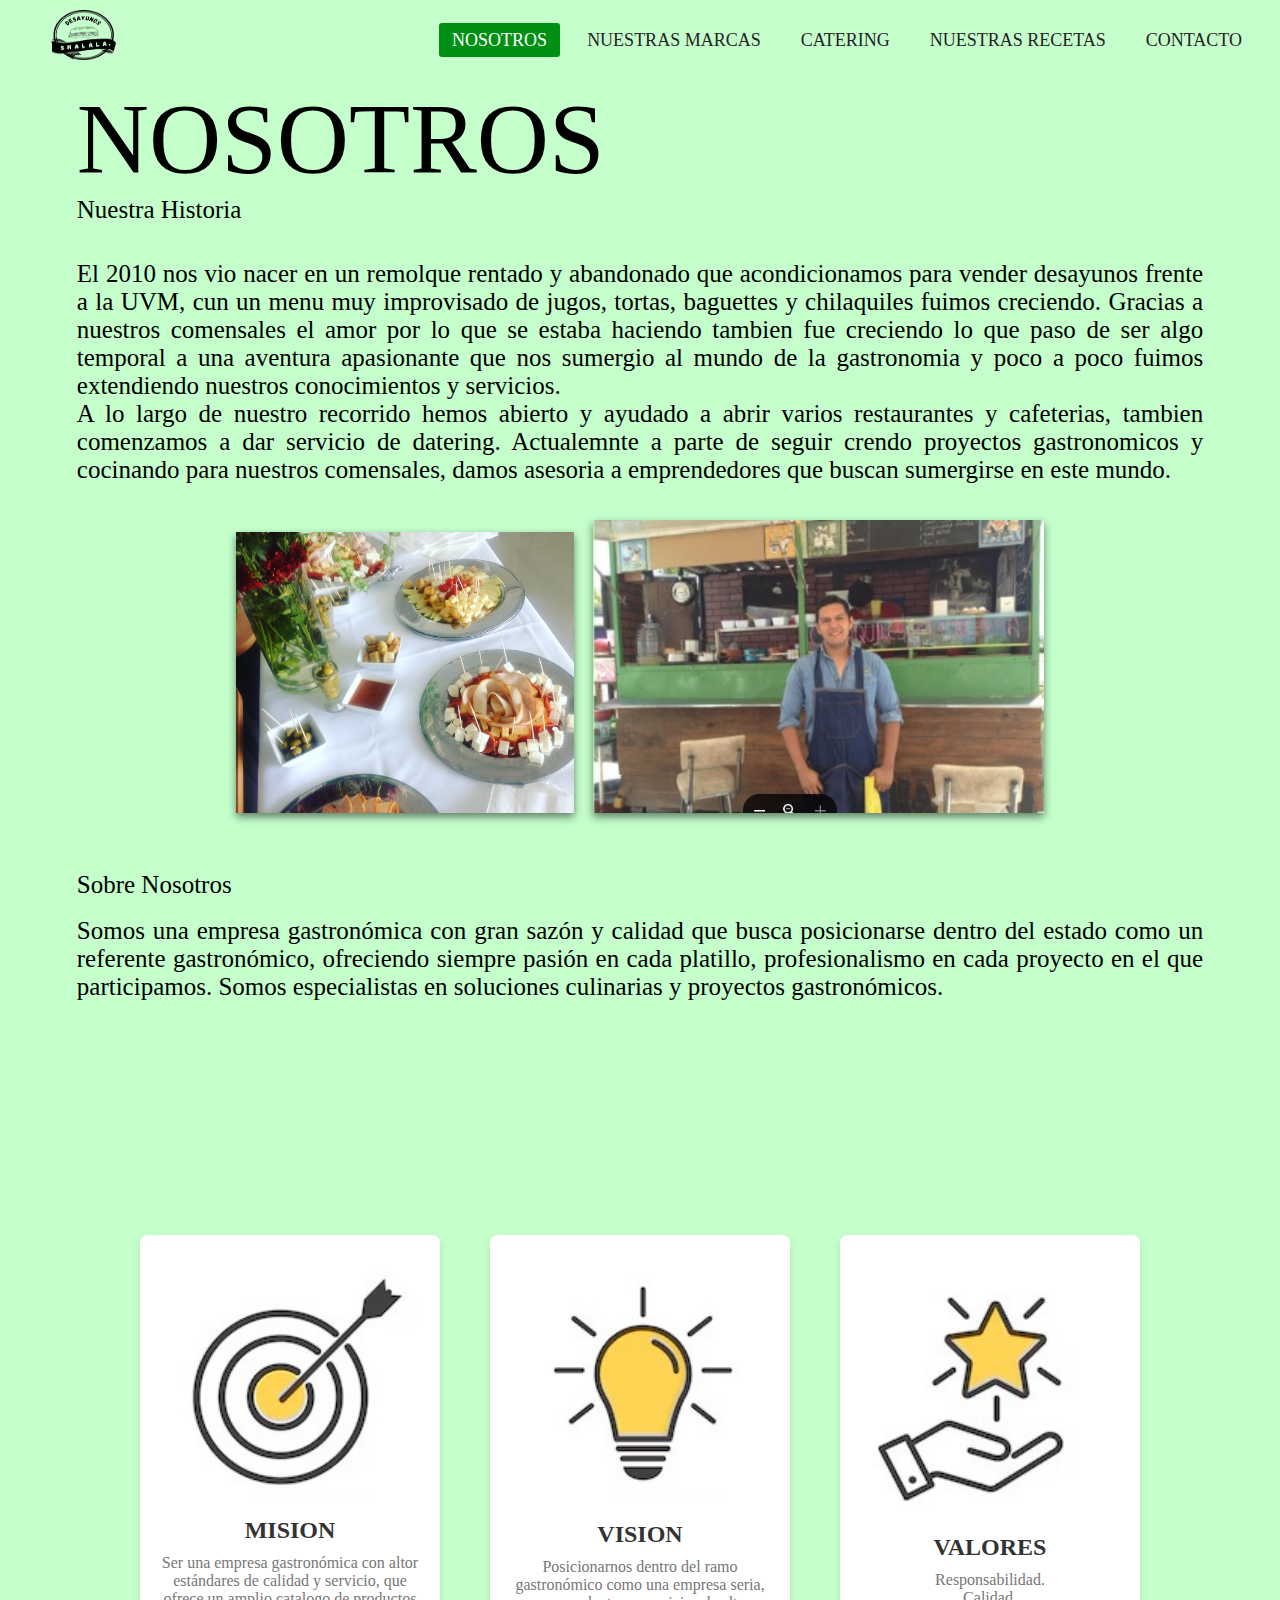
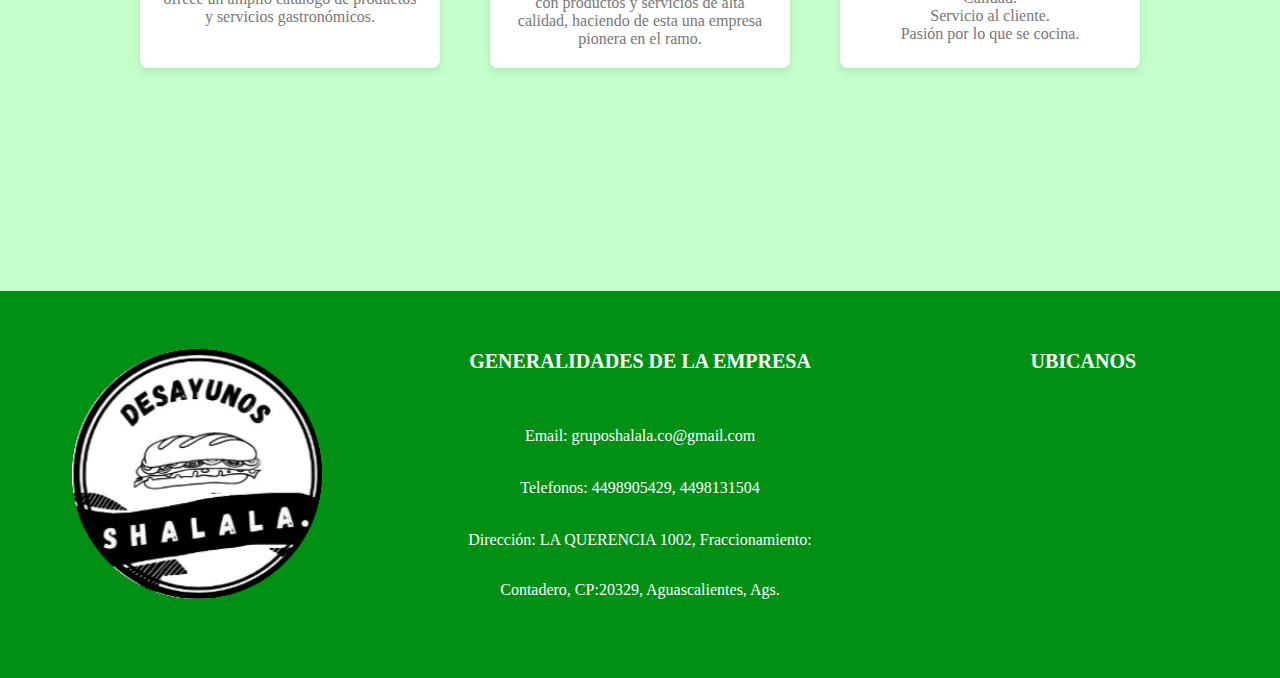
<file: body/index.html>
<!doctype html>
<html lang="en">
  <head>
    <meta charset="utf-8">
    <meta http-equiv="X-UA-Compatible" content="IE=edge">
    <meta name="viewport" content="width=device-width, initial-scale=1.0">

    <title>Nosotros</title>
    <link rel="stylesheet" href="/styles/stylesNosotros.css">
    <link href="http://cdnjs.cloudflare.com/ajax/libs/font-awesome/5.13.0/css/all.min.css" rel="stylesheet">

  </head>

  <body>
    <nav>
        <input type="checkbox" id="check">
        <label for="check" class="checkbtn">
            <i class="fas fa-bars"></i>
        </label>

        <div>
            <h4 class="logo"><img src="/recursos/logoo-removebg-preview.png" alt="SHALALA.CO" class="imglogo"></h4>
        </div>

        <ul>
            <li><a class="active" href="/body/index.html">Nosotros</a></li>
            <li><a href="/body/Marcas.html">Nuestras Marcas</a></li>
            <li><a href="/body/catering.html">Catering</a></li>
            <li><a href="/body/recetas.html">Nuestras Recetas</a></li>
            <li><a href="/body/facturas.html">Contacto</a></li>
        </ul>
    </nav>


<div class="container">
        <div class="textoInf">
            <p class="tituloNosotros">NOSOTROS</p>
            <p class="textoNosotros">Nuestra Historia</p>
            <br>
            <br>
            <p class="textoNosotros">El 2010 nos vio nacer en un remolque rentado y abandonado que acondicionamos para vender desayunos frente a la UVM, cun un menu muy improvisado de jugos, tortas, baguettes y chilaquiles fuimos creciendo. Gracias a nuestros comensales el amor por lo que se estaba haciendo tambien fue creciendo lo que paso de ser algo temporal a una aventura apasionante que nos sumergio al mundo de la gastronomia y poco a poco fuimos extendiendo nuestros conocimientos y servicios.
                <br>
                A lo largo de nuestro recorrido hemos abierto y ayudado a abrir varios restaurantes y cafeterias, tambien comenzamos a dar servicio de datering. Actualemnte a parte de seguir crendo proyectos gastronomicos y cocinando para nuestros comensales, damos asesoria a emprendedores que buscan sumergirse en este mundo.
            </p>
        <br>
        <br>

        </div>
        <div class="imagenesInf">
            <img src="/recursos/imagen1.png" alt="" class="img1">
            <img src="/recursos/imagen2.png" alt="" class="img2">
        </div>
            <br>
            <br>
            <br>
            <p class="textoNosotros">Sobre Nosotros</p>
            <br>
            <p class="textoNosotros"> Somos una empresa gastronómica con gran sazón y calidad que busca posicionarse dentro del estado como un referente gastronómico, ofreciendo siempre pasión en cada platillo, profesionalismo en cada proyecto en el que participamos. Somos especialistas en soluciones culinarias y proyectos gastronómicos.
            </p>

            <div class="containertargeta">
            <div class="card-container">
            <div class="card">
                <img src="/recursos/mision1.jpg" alt="Imagen 1" class="card-image">
                <h2 class="card-title">MISION</h2>
                <p class="card-description">Ser una empresa gastronómica con altor estándares de calidad y servicio, que ofrece un amplio catalogo de productos y servicios gastronómicos.</p>
            </div>
        
            <div class="card">
                <img src="/recursos/vision.jpg" alt="Imagen 2" class="card-image">
                <h2 class="card-title">VISION</h2>
                <p class="card-description">Posicionarnos dentro del ramo gastronómico como una empresa seria, con productos y servicios de alta calidad, haciendo de esta una empresa pionera en el ramo.</p>
            </div>
        
            <div class="card">
                <img src="/recursos/valores.jpg" alt="Imagen 3" class="card-image">
                <h2 class="card-title">VALORES</h2>
                <p class="card-description">Responsabilidad. <br>
                    Calidad. <br>
                    Servicio al cliente. <br>
                    Pasión por lo que se cocina.
                    </p>
            </div>
        </div>
    </div>


            <!--
            <div class="map-container">
               URL del mapa incrustada 
                <iframe src="https://www.google.com/maps/embed?pb=!3m2!1sen!2smx!4v1711513582255!5m2!1sen!2smx!6m8!1m7!1svP0tC-WvlLUOZLHIABH1Ew!2m2!1d21.92040103024384!2d-102.3301752754475!3f82.6047701989512!4f3.736875746723598!5f0.7820865974627469" width="600" height="450" style="border:0;" allowfullscreen="" loading="lazy" referrerpolicy="no-referrer-when-downgrade"></iframe>            
            </div>
-->
        
</div>

<div id="pagina">
    <div class="pie">
        <div class="grupo-1">
            <div class="box">
                <figure>
                    <a href="#">
                        <img src="/recursos/logoo-fotor-2024032818642.png" alt="Logo de SLee Dw">
                    </a>
                </figure>
            </div>
            <div class="box">
                <h2>GENERALIDADES DE LA EMPRESA</h2>
                <p>Email:
                  gruposhalala.co@gmail.com
                  </p>
                <p>Telefonos:
                  4498905429, 
                  4498131504
                  </p>
                  <p>Dirección:
                      LA QUERENCIA 1002, Fraccionamiento: Contadero, CP:20329, Aguascalientes, Ags.
                      </p>
            </div>
            <div class="box">
                <h2>UBICANOS</h2>
                <div class="red-social">
                  <div class="map-container">
                       <iframe src="https://www.google.com/maps/embed?pb=!3m2!1sen!2smx!4v1711513582255!5m2!1sen!2smx!6m8!1m7!1svP0tC-WvlLUOZLHIABH1Ew!2m2!1d21.92040103024384!2d-102.3301752754475!3f82.6047701989512!4f3.736875746723598!5f0.7820865974627469" width="600" height="450" style="border:0;" allowfullscreen="" loading="lazy" referrerpolicy="no-referrer-when-downgrade"></iframe>            
                   </div>
                </div>
            </div>
        </div>
    </div>
  </div>
      
    



    <script src="https://cdn.jsdelivr.net/npm/bootstrap@5.0.2/dist/js/bootstrap.bundle.min.js" integrity="sha384-MrcW6ZMFYlzcLA8Nl+NtUVF0sA7MsXsP1UyJoMp4YLEuNSfAP+JcXn/tWtIaxVXM" crossorigin="anonymous"></script>

  </body>
  
</html>
</file>
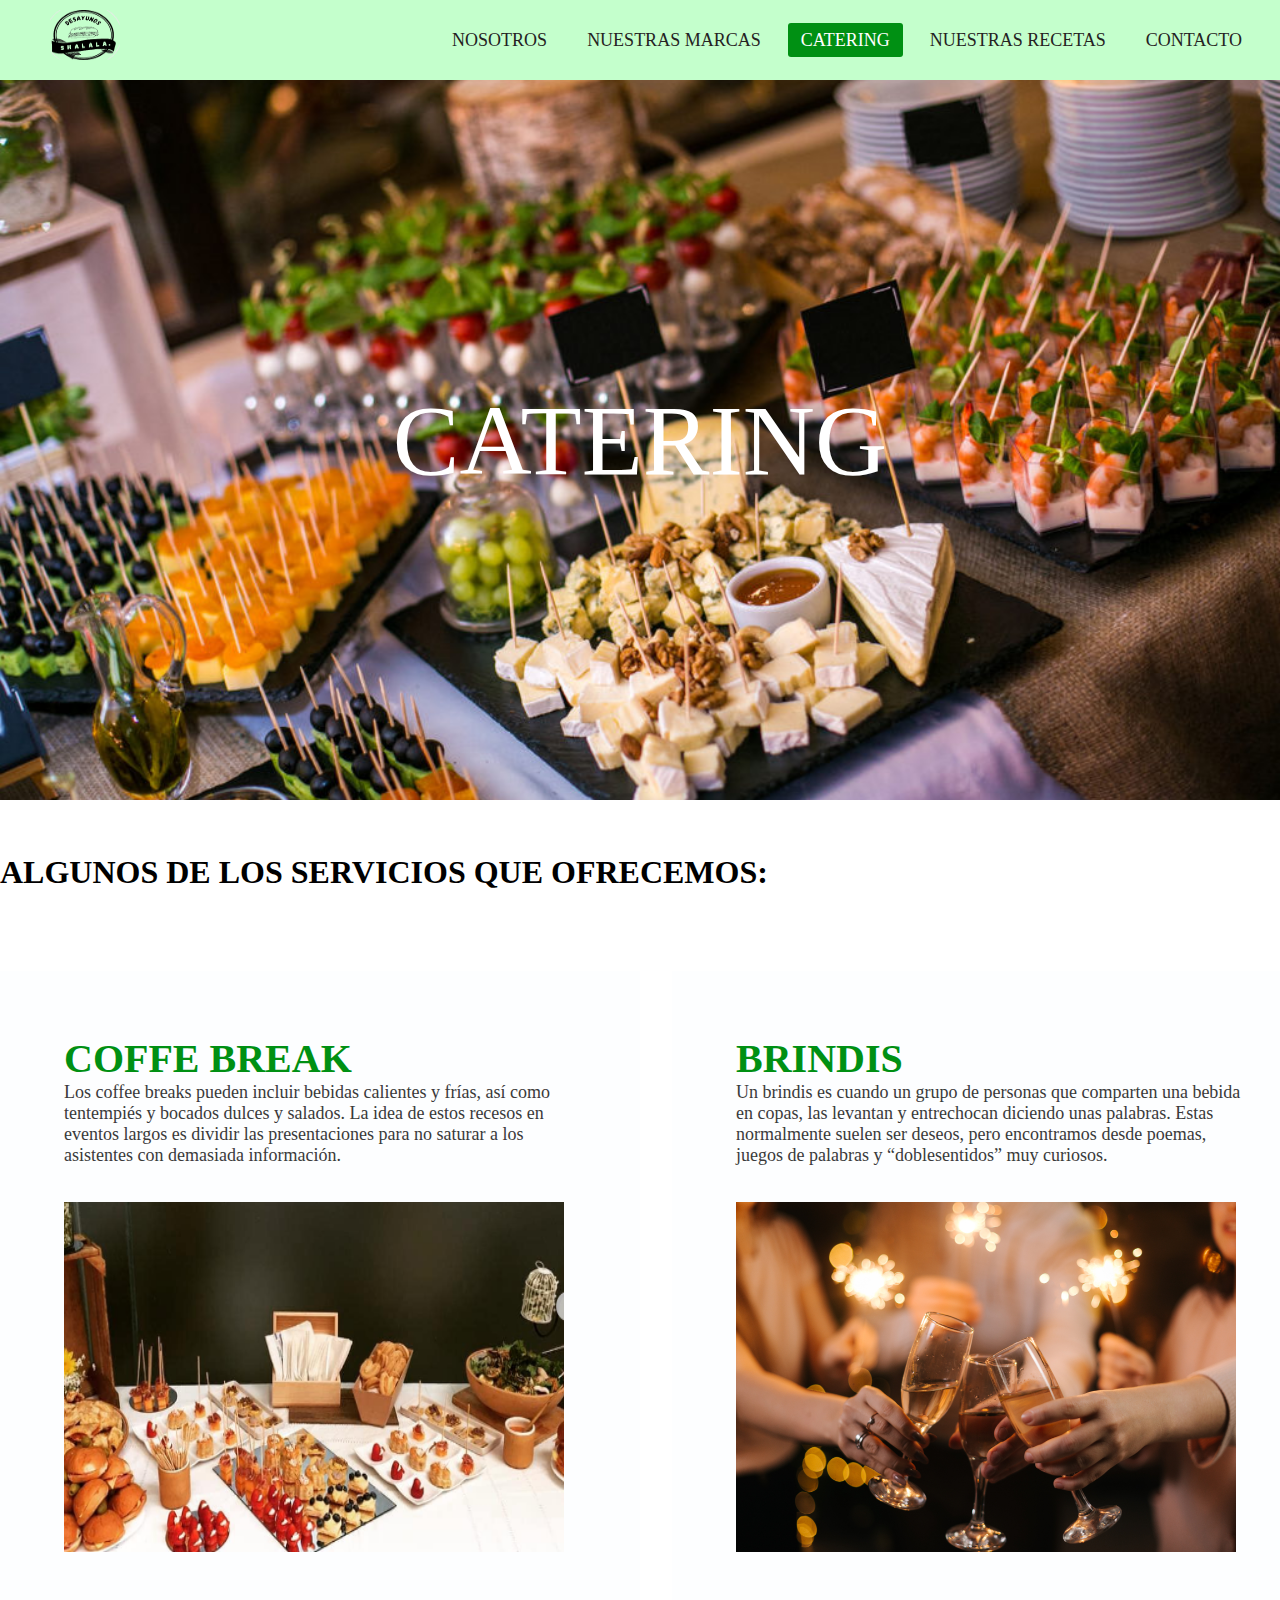
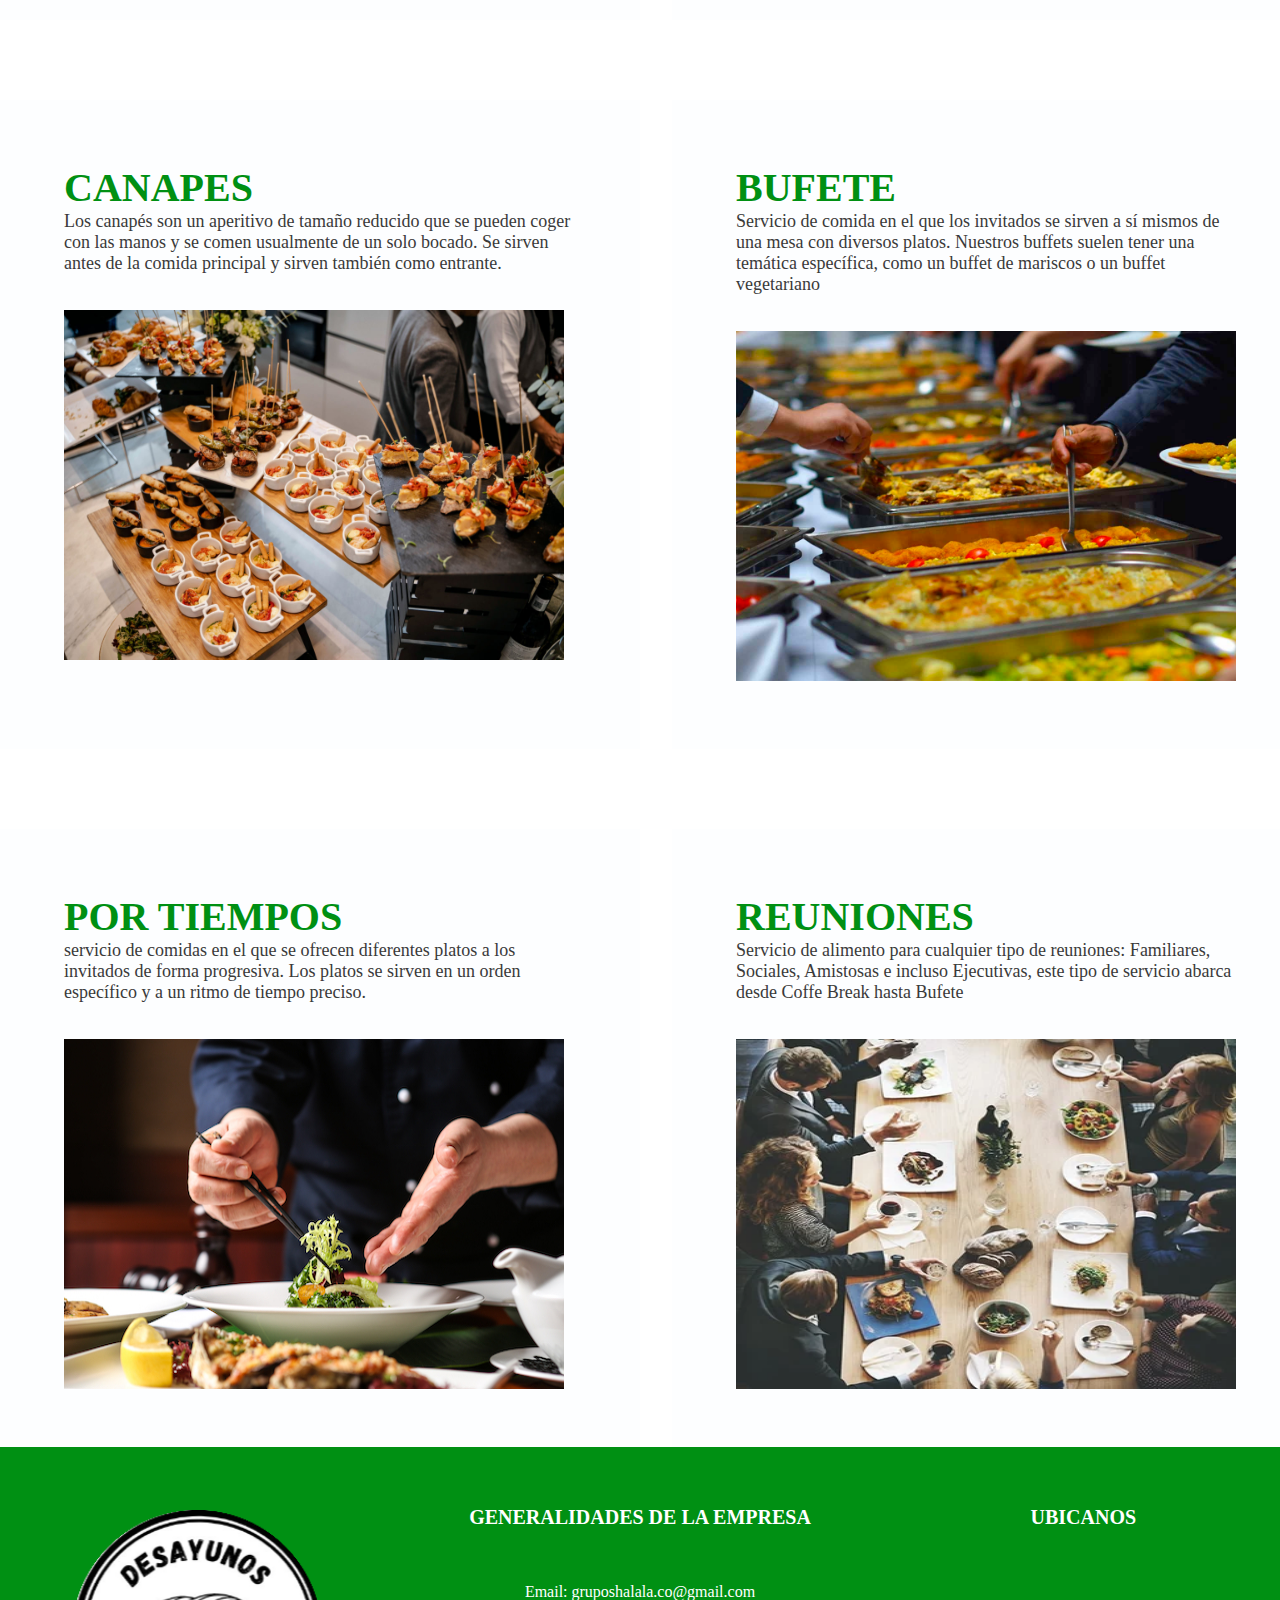
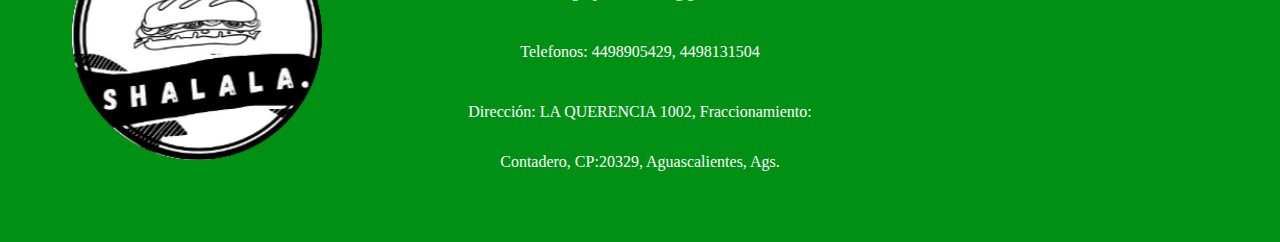
<file: body/catering.html>
<!doctype html>
<html lang="en">
  <head>
    <meta charset="utf-8">
    <meta http-equiv="X-UA-Compatible" content="IE=edge">
    <meta name="viewport" content="width=device-width, initial-scale=1.0">

    <title>Nosotros</title>
    <link rel="stylesheet" href="/styles/stylesCatering.css">
    <link href="http://cdnjs.cloudflare.com/ajax/libs/font-awesome/5.13.0/css/all.min.css" rel="stylesheet">

  </head>

  <body>
    <nav>
        <input type="checkbox" id="check">
        <label for="check" class="checkbtn">
            <i class="fas fa-bars"></i>
        </label>

        <div>
          <h4 class="logo"><img src="/recursos/logoo-removebg-preview.png" alt="SHALALA.CO" class="imglogo"></h4>
      </div>

        <ul>
            <li><a href="/body/index.html">Nosotros</a></li>
            <li><a href="/body/Marcas.html">Nuestras Marcas</a></li>
            <li><a class="active" href="/body/catering.html">Catering</a></li>
            <li><a href="/body/recetas.html">Nuestras Recetas</a></li>
            <li><a href="/body/facturas.html">Contacto</a></li>
        </ul>
    </nav>


    <div class="banner">
      <p>CATERING</p>        
  </div>
  <br>
  <br>
  <br>

  <div class="subtitulocatering">
    <h1>ALGUNOS DE LOS SERVICIOS QUE OFRECEMOS:</h1>
  </div>

<div class="container">
  <div>
          <h2>
             COFFE BREAK
          </h2>
<p>Los coffee breaks pueden incluir bebidas calientes y frías, así como tentempiés y bocados dulces y salados. La idea de estos recesos en eventos largos es dividir las presentaciones para no saturar a los asistentes con demasiada información.</p>
      <br>
      <br>
      <img src="/recursos/cateringfondo.png" alt="">
  </div>
  <div>  
      <h3>
          BRINDIS
      </h3>  
      <p>Un brindis es cuando un grupo de personas que comparten una bebida en copas, las levantan y entrechocan diciendo unas palabras.

        Estas normalmente suelen ser deseos, pero encontramos desde poemas, juegos de palabras y “doblesentidos” muy curiosos.</p>
      <br>
      <br>
      <img src="/recursos/brindis.jpg" alt="">
  </div>
  

</div>

<div class="container">
  <div>
      
          <h2>
              CANAPES
          </h2>
          <p>Los canapés son un aperitivo de tamaño reducido que se pueden coger con las manos y se comen usualmente de un solo bocado. Se sirven antes de la comida principal y sirven también como entrante.</p>
      <br>
      <br>
      <img src="/recursos/canapes.jpg" alt="">

  </div>
  <div>  
      <h3>
          BUFETE
      </h3>  
      <p>Servicio de comida en el que los invitados se sirven a sí mismos de una mesa con diversos platos. Nuestros buffets suelen tener una temática específica, como un buffet de mariscos o un buffet vegetariano</p>  
      <br>
      <br>
      <img src="/recursos/bufete.jpg" alt="">
    </div>

</div>

<div class="container">
  <div>
      
          <h2>
              POR TIEMPOS
          </h2>
          <p>servicio de comidas en el que se ofrecen diferentes platos a los invitados de forma progresiva. Los platos se sirven en un orden específico y a un ritmo de tiempo preciso.</p>      
          <br>
      <br>
      <img src="/recursos/por tiempos.jpg" alt="">

  </div>
  <div>  
      <h3>
          REUNIONES
      </h3>  
      <p>Servicio de alimento para cualquier tipo de reuniones: Familiares, Sociales, Amistosas e incluso Ejecutivas, este tipo de servicio abarca desde Coffe Break hasta Bufete</p>      <br>
      <br>
      <img src="/recursos/reuniones.webp" alt="">
    </div>

</div>


<div id="pagina">
  <div class="pie">
      <div class="grupo-1">
          <div class="box">
              <figure>
                  <a href="#">
                      <img src="/recursos/logoo-fotor-2024032818642.png" alt="Logo de SLee Dw">
                  </a>
              </figure>
          </div>
          <div class="box">
              <h2>GENERALIDADES DE LA EMPRESA</h2>
              <p>Email:
                gruposhalala.co@gmail.com
                </p>
              <p>Telefonos:
                4498905429, 
                4498131504
                </p>
                <p>Dirección:
                    LA QUERENCIA 1002, Fraccionamiento: Contadero, CP:20329, Aguascalientes, Ags.
                    </p>
          </div>
          <div class="box">
              <h2>UBICANOS</h2>
              <div class="red-social">
                <div class="map-container">
                     <iframe src="https://www.google.com/maps/embed?pb=!3m2!1sen!2smx!4v1711513582255!5m2!1sen!2smx!6m8!1m7!1svP0tC-WvlLUOZLHIABH1Ew!2m2!1d21.92040103024384!2d-102.3301752754475!3f82.6047701989512!4f3.736875746723598!5f0.7820865974627469" width="600" height="450" style="border:0;" allowfullscreen="" loading="lazy" referrerpolicy="no-referrer-when-downgrade"></iframe>            
                 </div>
              </div>
          </div>
      </div>
  </div>
</div>




    <script src="https://cdn.jsdelivr.net/npm/bootstrap@5.0.2/dist/js/bootstrap.bundle.min.js" integrity="sha384-MrcW6ZMFYlzcLA8Nl+NtUVF0sA7MsXsP1UyJoMp4YLEuNSfAP+JcXn/tWtIaxVXM" crossorigin="anonymous"></script>

  </body>
</html>
</file>
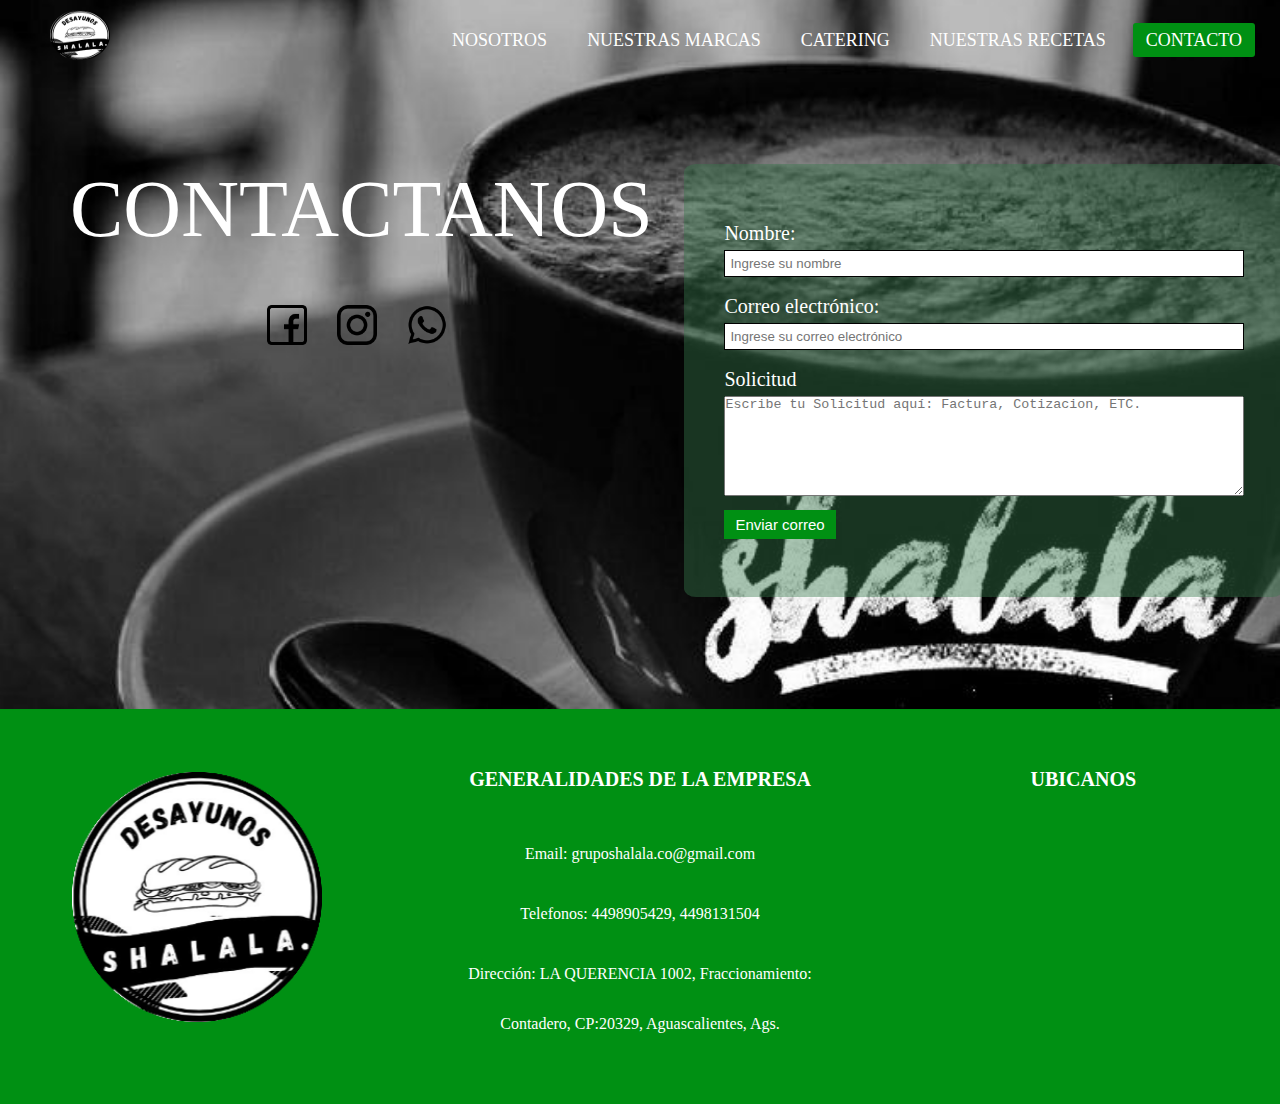
<file: body/facturas.html>
<!doctype html>
<html lang="en">
  <head>
    <meta charset="utf-8">
    <meta http-equiv="X-UA-Compatible" content="IE=edge">
    <meta name="viewport" content="width=device-width, initial-scale=1.0">

    <title>Nosotros</title>
    <link rel="stylesheet" href="/styles/stylesFacturas.css">
    <link href="http://cdnjs.cloudflare.com/ajax/libs/font-awesome/5.13.0/css/all.min.css" rel="stylesheet">

  </head>

  <body>
    <nav>
        <input type="checkbox" id="check">
        <label for="check" class="checkbtn">
            <i class="fas fa-bars"></i>
        </label>

        <div>
          <h4 class="logo"><img src="/recursos/logoo-fotor-2024032818642.png" alt="SHALALA.CO" class="imglogo"></h4>
      </div>
      

        <ul>
            <li><a href="/body/index.html">Nosotros</a></li>
            <li><a href="/body/Marcas.html">Nuestras Marcas</a></li>
            <li><a href="/body/catering.html">Catering</a></li>
            <li><a href="/body/recetas.html">Nuestras Recetas</a></li>
            <li><a class="active" href="/body/facturas.html">Contacto</a></li>
        </ul>
    </nav>


    <div class="container">


      <div class="left-side">
        <p class="titulocontactanos">CONTACTANOS</p>
        <div class="social-icons">
          <a href="https://www.facebook.com/" target="_blank" class="icon">
              <img src="/recursos/facebook.png" alt="Facebook">
          </a>
          <a href="https://www.instagram.com/shalala_sur?utm_source=ig_web_button_share_sheet&igsh=ZDNlZDc0MzIxNw==" target="_blank" class="icon">
              <img src="/recursos/logotipo-de-instagram.png" alt="Instagram">
          </a>
          <a href="https://wa.me/5214493684666?text=Hola%2C%20estoy%20interesado%20en%20sus%20servicios" target="_blank" class="icon">
              <img src="/recursos/whatsapp.png" alt="whatsapp">
          </a>
          
      </div>
      </div>


      <div class="right-side">
      <form action="https://formsubmit.co/ortizchavezdianakaren@gmail.com" method="POST" style="background-color: rgba(55, 121, 77, 0.418);">
        <br>
        <label for="nombre">Nombre:</label>
        <input type="text" id="nombre" name="name" placeholder="Ingrese su nombre">
        <br>
        <br>
        <label for="correo">Correo electrónico:</label>
        <input type="email" id="correo" name="email" placeholder="Ingrese su correo electrónico"> 
        <br>
        <br>
        <div class="elem-group"> 
          <label for="message">Solicitud</label> 
          <textarea id="message" name="subject" placeholder="Escribe tu Solicitud aquí: Factura, Cotizacion, ETC." required></textarea> 
        </div> 
        <button type="submit">Enviar correo</button>
        <!--
        <input type="hidden" name="_next" value="http://">-->
        <br>
        <br>
      </form>
    </div>

    </div>

    <div id="pagina">
      <div class="pie">
          <div class="grupo-1">
              <div class="box">
                  <figure>
                      <a href="#">
                          <img src="/recursos/logoo-fotor-2024032818642.png" alt="Logo de SLee Dw">
                      </a>
                  </figure>
              </div>
              <div class="box">
                  <h2>GENERALIDADES DE LA EMPRESA</h2>
                  <p>Email:
                    gruposhalala.co@gmail.com
                    </p>
                  <p>Telefonos:
                    4498905429, 
                    4498131504
                    </p>
                    <p>Dirección:
                        LA QUERENCIA 1002, Fraccionamiento: Contadero, CP:20329, Aguascalientes, Ags.
                        </p>
              </div>
              <div class="box">
                  <h2>UBICANOS</h2>
                  <div class="red-social">
                    <div class="map-container">
                         <iframe src="https://www.google.com/maps/embed?pb=!3m2!1sen!2smx!4v1711513582255!5m2!1sen!2smx!6m8!1m7!1svP0tC-WvlLUOZLHIABH1Ew!2m2!1d21.92040103024384!2d-102.3301752754475!3f82.6047701989512!4f3.736875746723598!5f0.7820865974627469" width="600" height="450" style="border:0;" allowfullscreen="" loading="lazy" referrerpolicy="no-referrer-when-downgrade"></iframe>            
                     </div>
                  </div>
              </div>
          </div>
      </div>
    </div>
        

    <script src="https://cdn.jsdelivr.net/npm/bootstrap@5.0.2/dist/js/bootstrap.bundle.min.js" integrity="sha384-MrcW6ZMFYlzcLA8Nl+NtUVF0sA7MsXsP1UyJoMp4YLEuNSfAP+JcXn/tWtIaxVXM" crossorigin="anonymous"></script>

  </body>
</html>
</file>
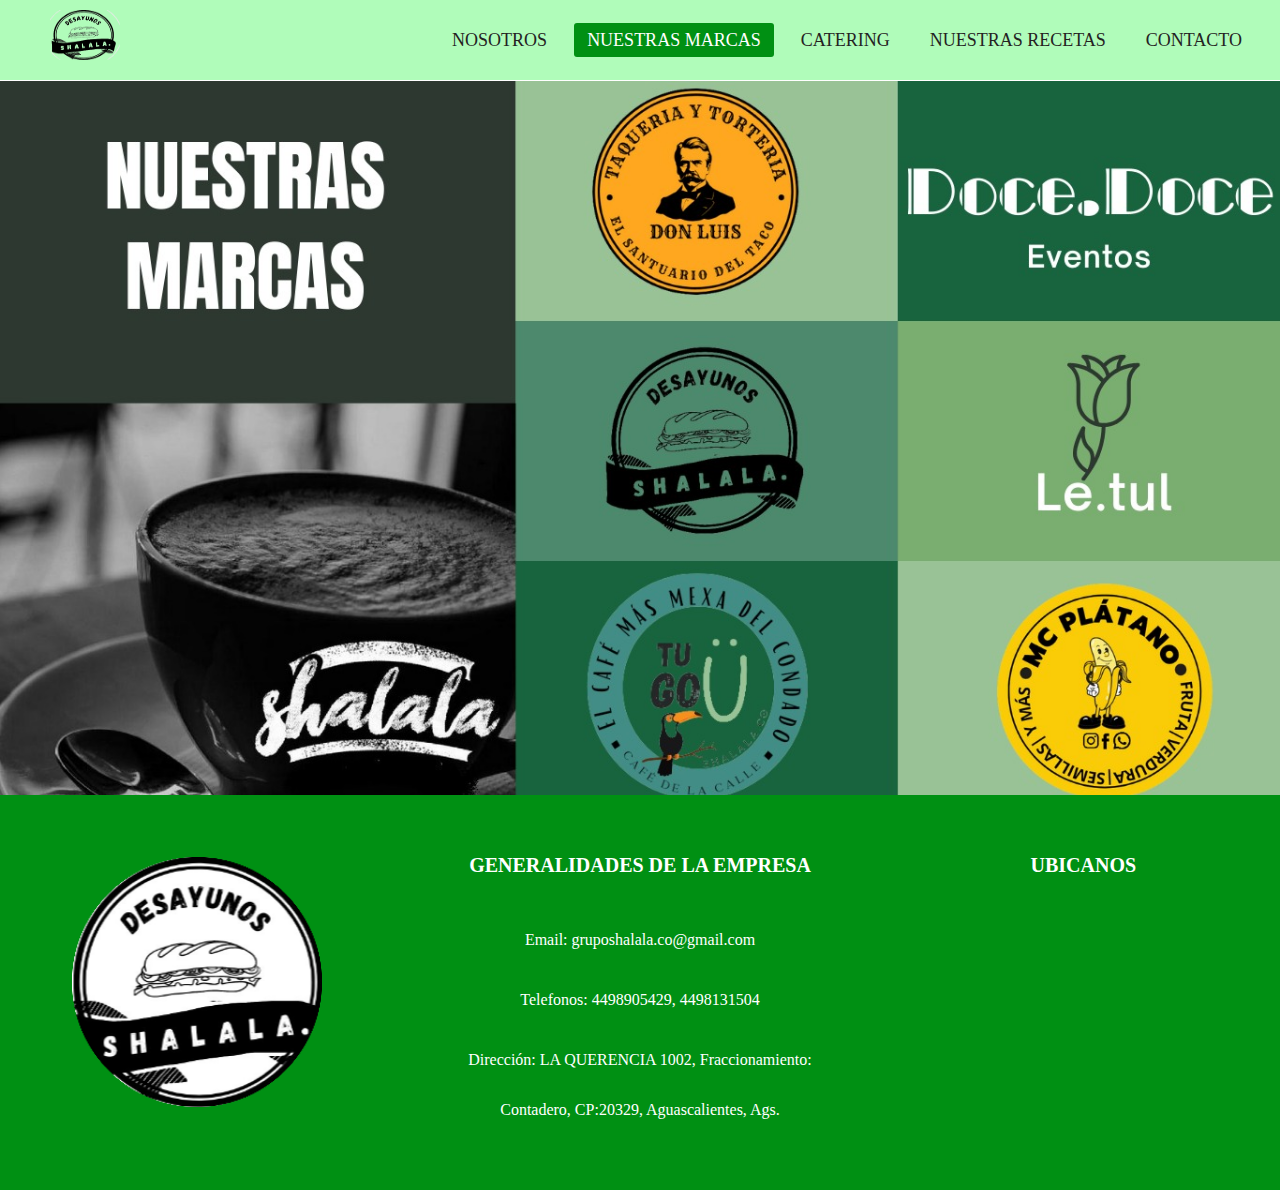
<file: body/Marcas.html>
<!doctype html>
<html lang="en">
  <head>
    <meta charset="utf-8">
    <meta http-equiv="X-UA-Compatible" content="IE=edge">
    <meta name="viewport" content="width=device-width, initial-scale=1.0">

    <title>Nosotros</title>
    <link rel="stylesheet" href="/styles/stylesMarcas.css">
    <link href="http://cdnjs.cloudflare.com/ajax/libs/font-awesome/5.13.0/css/all.min.css" rel="stylesheet">

  </head>

  <body>
    <nav>
        <input type="checkbox" id="check">
        <label for="check" class="checkbtn">
            <i class="fas fa-bars"></i>
        </label>

        
        <div>
          <h4 class="logo"><img src="/recursos/logoo-removebg-preview.png" alt="SHALALA.CO" class="imglogo"></h4>
      </div>
      

        <ul>
            <li><a href="/body/index.html">Nosotros</a></li>
            <li><a class="active" href="/body/Marcas.html">Nuestras Marcas</a></li>
            <li><a href="/body/catering.html">Catering</a></li>
            <li><a href="/body/recetas.html">Nuestras Recetas</a></li>
            <li><a href="/body/facturas.html">Contacto</a></li>
        </ul>
    </nav>


    <section>
      <img src="/recursos/marcas.jpeg" alt="" class="imgMarcas">
    </section>
  

    <div id="pagina">
      <div class="pie">
          <div class="grupo-1">
              <div class="box">
                  <figure>
                      <a href="#">
                          <img src="/recursos/logoo-fotor-2024032818642.png" alt="Logo de SLee Dw">
                      </a>
                  </figure>
              </div>
              <div class="box">
                  <h2>GENERALIDADES DE LA EMPRESA</h2>
                  <p>Email:
                    gruposhalala.co@gmail.com
                    </p>
                  <p>Telefonos:
                    4498905429, 
                    4498131504
                    </p>
                    <p>Dirección:
                        LA QUERENCIA 1002, Fraccionamiento: Contadero, CP:20329, Aguascalientes, Ags.
                        </p>
              </div>
              <div class="box">
                  <h2>UBICANOS</h2>
                  <div class="red-social">
                    <div class="map-container">
                         <iframe src="https://www.google.com/maps/embed?pb=!3m2!1sen!2smx!4v1711513582255!5m2!1sen!2smx!6m8!1m7!1svP0tC-WvlLUOZLHIABH1Ew!2m2!1d21.92040103024384!2d-102.3301752754475!3f82.6047701989512!4f3.736875746723598!5f0.7820865974627469" width="600" height="450" style="border:0;" allowfullscreen="" loading="lazy" referrerpolicy="no-referrer-when-downgrade"></iframe>            
                     </div>
                  </div>
              </div>
          </div>
      </div>
    </div>
    
    
    


    <script src="https://cdn.jsdelivr.net/npm/bootstrap@5.0.2/dist/js/bootstrap.bundle.min.js" integrity="sha384-MrcW6ZMFYlzcLA8Nl+NtUVF0sA7MsXsP1UyJoMp4YLEuNSfAP+JcXn/tWtIaxVXM" crossorigin="anonymous"></script>

  </body>
</html>
</file>
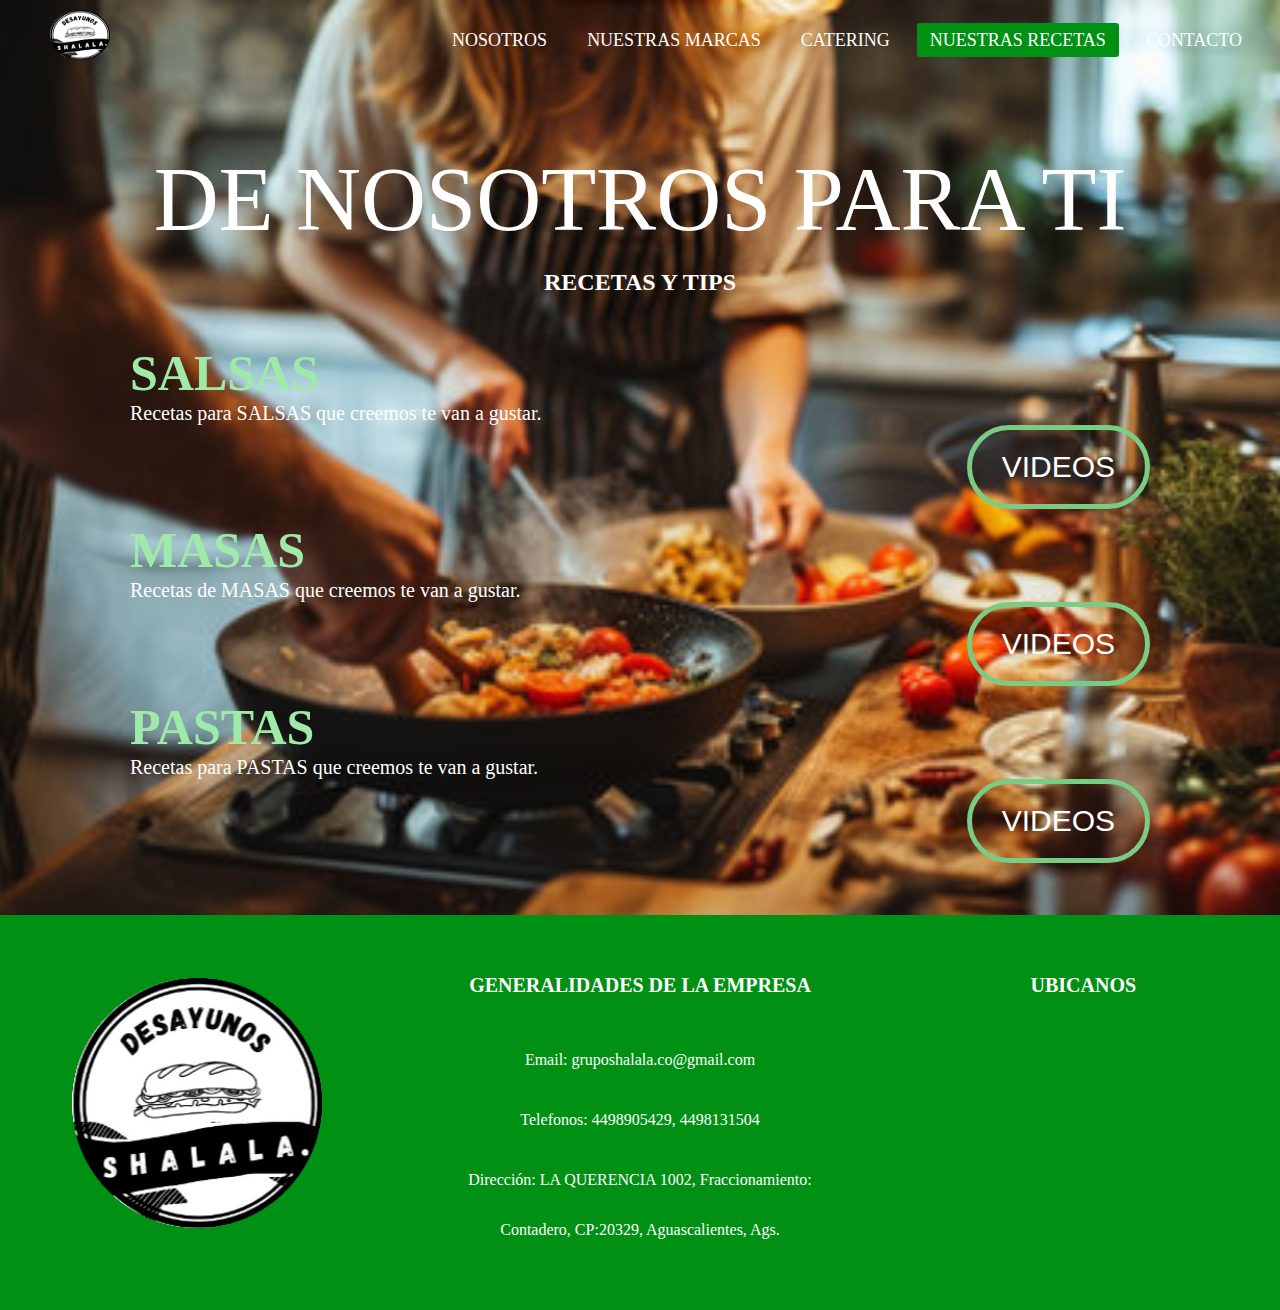
<file: body/recetas.html>
<!doctype html>
<html lang="en">
  <head>
    <meta charset="utf-8">
    <meta http-equiv="X-UA-Compatible" content="IE=edge">
    <meta name="viewport" content="width=device-width, initial-scale=1.0">

    <title>Nosotros</title>
    <link rel="stylesheet" href="/styles/stylesRecetas.css">
    <link href="http://cdnjs.cloudflare.com/ajax/libs/font-awesome/5.13.0/css/all.min.css" rel="stylesheet">

  </head>

  <body>
    <nav>
        <input type="checkbox" id="check">
        <label for="check" class="checkbtn">
            <i class="fas fa-bars"></i>
        </label>

        <div>
          <h4 class="logo"><img src="/recursos/logoo-fotor-2024032818642.png" alt="SHALALA.CO" class="imglogo"></h4>
      </div>

        <ul>
            <li><a href="/body/index.html">Nosotros</a></li>
            <li><a href="/body/Marcas.html">Nuestras Marcas</a></li>
            <li><a href="/body/catering.html">Catering</a></li>
            <li><a class="active" href="/body/recetas.html">Nuestras Recetas</a></li>
            <li><a href="/body/facturas.html">CONTACTO</a></li>
        </ul>
    </nav>


    <div class="container">
      
<br>
      <p class="titulorecetas">DE NOSOTROS PARA TI</p>
      <br>
      <h2 class="subtitulo">RECETAS Y TIPS</h2>
      <br>

      <div class="main">

        <div class="section">
          <h2 class="titulotexto">SALSAS</h2>
          <p class="infotexto">Recetas para SALSAS que creemos te van a gustar.</p>
          <a href=""><button class="btn">VIDEOS</button></a>
        </div>
        <br>
        <br>

        <div class="section">
          <h2 class="titulotexto">MASAS</h2>
          <p class="infotexto">Recetas de MASAS que creemos te van a gustar.</p>
          <a href=""><button class="btn">VIDEOS</button></a>
        </div>
        <br>
        <br>

        <div class="section">
          <h2 class="titulotexto">PASTAS</h2>
          <p class="infotexto">Recetas para PASTAS que creemos te van a gustar.</p>
          <a href=""><button class="btn">VIDEOS</button></a>
        </div>
        <br>
        <br>

      </div>
      
    </div>


    <div id="pagina">
      <div class="pie">
          <div class="grupo-1">
              <div class="box">
                  <figure>
                      <a href="#">
                          <img src="/recursos/logoo-fotor-2024032818642.png" alt="Logo de SLee Dw">
                      </a>
                  </figure>
              </div>
              <div class="box">
                  <h2>GENERALIDADES DE LA EMPRESA</h2>
                  <p>Email:
                    gruposhalala.co@gmail.com
                    </p>
                  <p>Telefonos:
                    4498905429, 
                    4498131504
                    </p>
                    <p>Dirección:
                        LA QUERENCIA 1002, Fraccionamiento: Contadero, CP:20329, Aguascalientes, Ags.
                        </p>
              </div>
              <div class="box">
                  <h2>UBICANOS</h2>
                  <div class="red-social">
                    <div class="map-container">
                         <iframe src="https://www.google.com/maps/embed?pb=!3m2!1sen!2smx!4v1711513582255!5m2!1sen!2smx!6m8!1m7!1svP0tC-WvlLUOZLHIABH1Ew!2m2!1d21.92040103024384!2d-102.3301752754475!3f82.6047701989512!4f3.736875746723598!5f0.7820865974627469" width="600" height="450" style="border:0;" allowfullscreen="" loading="lazy" referrerpolicy="no-referrer-when-downgrade"></iframe>            
                     </div>
                  </div>
              </div>
          </div>
      </div>
    </div>
    


    <script src="https://cdn.jsdelivr.net/npm/bootstrap@5.0.2/dist/js/bootstrap.bundle.min.js" integrity="sha384-MrcW6ZMFYlzcLA8Nl+NtUVF0sA7MsXsP1UyJoMp4YLEuNSfAP+JcXn/tWtIaxVXM" crossorigin="anonymous"></script>

  </body>
</html>
</file>
<file: styles/stylesNosotros.css>
*{
    padding: 0;
    margin: 0;
    text-decoration: none;
    list-style: none;
    box-sizing: border-box;
    
}


/*ESTILOS NAVBAR*/
nav{
    background: rgb(196, 255, 204);
    height: 80px;
    width: 100%;
}
.enlace{
    position: absolute;
    padding: 20px 50px;
}
.logo{
    font-family: Georgia, 'Times New Roman', Times, serif;
      position: absolute;
      padding: 10px 50px;
      height: 40px;
      font-size: 30px;
      color: #009013;
  }
  
  .imglogo{
      width: 70px;
      height: 50px;
    }
nav ul{
    float: right;
    margin-right: 20px;
}
nav ul li{
    display: inline-block;
    line-height: 80px;
    margin: 0 5px;
}
nav ul li a{
    color: #242222;
    font-size: 18px;
    padding: 7px 13px;
    border-radius: 3px;
    text-transform: uppercase;
}
li a.active, li a:hover{
    background: #009013;
    color: #fff;
    transition: .5s;
}
.checkbtn{
    font-size: 30px;
    color: #fff;
    float: right;
    line-height: 80px;
    margin-right: 40px;
    cursor: pointer;
    display: none;
}
#check{
    display: none;
}

@media (max-width: 952px) {
    .enlace{
        padding-left: 20px;
    }
    nav ul li a{
        font-size: 16px;
    }
}
@media (max-width: 858px) {
    .checkbtn{
        display: block;
    }
    ul{
        position: fixed;
        width: 100%;
        height: 100vh;
        background: #2c3e50;
        top: 80px;
        left: -100%;
        text-align: center;
        transition: all .5s;
    }
    nav ul li{
        display: block;
        margin: 50px 0;
        line-height: 30px;
    }
    nav ul li a{
        font-size: 20px;
    }
    li a:hover, li a.active{
        background: none;
        color: red;
    }
    #check:checked ~ ul{
        left: 0;
    }
}
/*FIN DE ESTILOS NAVBAR*/


/*ESTILOS*/


.container{
    
    background-color: rgb(196, 255, 204);
    background-size: cover;
    padding-left: 6%;
    padding-right: 6%;
    height: 100%;    
}

.tituloNosotros{
    font-size: 100px;
}

.textoNosotros{
    font-size: 25px;
    text-align: justify;
}

.imagenesInf{
    text-align: center;
    
}

.img1{
    width: 30%;
    height: 30%;
    margin-right: 5px;
    box-shadow: 0 4px 8px rgba(0, 0, 0, 0.5);
}

.img2{
    width: 40%;
    height: 40%;
    margin-left: 10px;
    box-shadow: 0 4px 8px rgba(0, 0, 0, 0.5);
}


.map-container {
    overflow:hidden;
    padding-bottom:56.25%;
    position:relative;
}
.map-container iframe {
    left:0;
    top:0;
    height:50%;
    width:50%;
    position:absolute;
}


.containertargeta {
    display: flex;
    justify-content: center;    /* Alineación horizontal al centro */
    align-items: center;        /* Alineación vertical al centro */
    height: 100vh;
}


.card-container {
    display: flex;
    justify-content: space-between;
    flex-wrap: wrap;
    max-width: 1000px;
    width: 100%;
}

.card {
    background-color: #fff;
    border-radius: 8px;
    box-shadow: 0 4px 8px rgba(0, 0, 0, 0.1);
    padding: 20px;
    margin: 0px;
    width: 300px;
    text-align: center;
    transition: transform 0.2s;
}

.card:hover {
    transform: scale(1.05);
}

.card-image {
    width: 100%;
    border-radius: 8px;
    margin-bottom: 15px;
}

.card-title {
    font-size: 1.5em;
    color: #333;
    margin-bottom: 10px;
}

.card-description {
    font-size: 1em;
    color: #777;
}


#pagina {
    position: relative;
    min-height: 100%;
  }
  
  
.pie {
    height:10px;
    line-height:50px;
    background-color:#009013;
    color:white;
    text-align:center;
    position: absolute;
    bottom:0;
    left:0;
    width:100%;
  }
  
.pie .grupo-1{
    background-color: #009013;
    display:grid;
    grid-template-columns: repeat(3, 1fr);
    grid-gap:50px;
    padding: 45px 0px;
}
.pie .grupo-1 .box figure{
    width: 100%;
    height: 100%;
    display: flex;
    justify-content: center;
    align-items: center;
}
.pie .grupo-1 .box figure img{
    width: 250px;
}
.pie .grupo-1 .box h2{
    color: #ffffff;
    margin-bottom: 25px;
    font-size: 20px;
}
.pie .grupo-1 .box p{
    color: #ffffff;
    margin-bottom: 2px;
}
.pie .grupo-1 .red-social a{
    display: inline-block;
    text-decoration: none;
    width: 45px;
    height: 45px;
    line-height: 45px;
    color: #ffffff;
    margin-right: 10px;
    background-color: #0d2033;
    text-align: center;
    transition: all 300ms ease;
}
.pie .grupo-1 .red-social a:hover{
    color: aqua;
}

@media screen and (max-width:800px){
    .pie .grupo-1{
        width: 90%;
        grid-template-columns: repeat(1, 1fr);
        grid-gap:30px;
        padding: 35px 0px;
    }
}

.map-container {
    overflow:hidden;
    padding-bottom:56.25%;
    position:relative;
  }
  .map-container iframe {
    left:0;
    top:0;
    height:80%;
    width:80%;
    margin-left: 10%;
    position:absolute;
  }
</file>
<file: styles/stylesCatering.css>
*{
    padding: 0;
    margin: 0;
    text-decoration: none;
    list-style: none;
    box-sizing: border-box;
}

body{
  height: 100%;
}


/*ESTILOS NAVBAR*/
nav{
  background: rgb(196, 255, 204);
  height: 80px;
  width: 100%;
}
.enlace{
  position: absolute;
  padding: 20px 50px;
}


.logo{
  font-family: Georgia, 'Times New Roman', Times, serif;
    position: absolute;
    padding: 10px 50px;
    height: 40px;
    font-size: 30px;
    color: #009013;
}

.imglogo{
    width: 70px;
    height: 50px;
  }


nav ul{
  float: right;
  margin-right: 20px;
}
nav ul li{
  display: inline-block;
  line-height: 80px;
  margin: 0 5px;
}
nav ul li a{
  color: #242222;
  font-size: 18px;
  padding: 7px 13px;
  border-radius: 3px;
  text-transform: uppercase;
}
li a.active, li a:hover{
  background: #009013;
  color: #fff;
  transition: .5s;
}
.checkbtn{
  font-size: 30px;
  color: #fff;
  float: right;
  line-height: 80px;
  margin-right: 40px;
  cursor: pointer;
  display: none;
}
#check{
  display: none;
}

@media (max-width: 952px) {
  .enlace{
      padding-left: 20px;
  }
  nav ul li a{
      font-size: 16px;
  }
}
@media (max-width: 858px) {
  .checkbtn{
      display: block;
  }
  ul{
      position: fixed;
      width: 100%;
      height: 100vh;
      background: #2c3e50;
      top: 80px;
      left: -100%;
      text-align: center;
      transition: all .5s;
  }
  nav ul li{
      display: block;
      margin: 50px 0;
      line-height: 30px;
  }
  nav ul li a{
      font-size: 20px;
  }
  li a:hover, li a.active{
      background: none;
      color: red;
  }
  #check:checked ~ ul{
      left: 0;
  }
}
/*FIN DE ESTILOS NAVBAR*/


.subtitulocatering{
  align-items: center;
}


  .container{
    display: grid;
    grid-template-columns: 50% 50%;
    grid-template-rows: auto;
    gap: 2em;
    position: relative;
    height: 100%; 
}

.container div{
    margin-top: 80px;
    background-color: rgb(253, 254, 255);
    padding: 4em;
  font-family: 'Times New Roman', Times, serif;
  }

.container div h2{
    font-size: 40px;
    font-family: 'Times New Roman', Times, serif;
    color: #009013;
}

.container div h3{
    font-size: 40px;
    font-family: 'Times New Roman', Times, serif;
    color: #009013;

}

.container div p{
  font-family: 'Times New Roman', Times, serif;
    font-size: 18px;
    color: rgb(58, 58, 58);
}

.container div img{
  justify-content: center;
  align-items: center;
  width: 500px;
  height: 350px;
}


.button{
  margin-left: 150px;
  margin-top: 20px;
  text-align: center;
  background-color: rgb(255, 253, 253);
  width: 210PX;
  height: 52px;
  border-radius: 0px;
  border: 2px solid #82b440;
  color: #82b440;
}

.button:hover {
  background: #82b440;
  color: #ffffff;
  border: 2px solid #ffffff;
}



.banner{
  width: 100%;
  height: 80vh;/*VIRTUAL HEIGHT, TAMAÑO DE LA PANTALLA*/
  background-image: url('/recursos/cateringf3.jpg');
  background-repeat: no-repeat;
  background-position: center;
  background-size: cover;
  position: relative;
}

.banner p{
  color: rgb(255, 255, 255);
  font-family: 'Times New Roman', Times, serif;
  position: absolute;
  font-size: 100px;
  top: 50%; /* Centrar verticalmente */
  left: 50%; /* Centrar horizontalmente */
  transform: translate(-50%, -50%); /* Ajustar el texto al centro */
  text-align: center; /* Alinear el texto al centro */
  z-index: 1; /* Asegurarse de que el texto esté sobre la imagen */
}




#pagina {
  position: relative;
  min-height: 100%;
}


.pie {
  height:10px;
  line-height:50px;
  background:#009013;
  color:white;
  text-align:center;
  position: absolute;
  bottom:0;
  left:0;
  width:100%;
}

.pie .grupo-1{
  background-color: #009013;
  display:grid;
  grid-template-columns: repeat(3, 1fr);
  grid-gap:50px;
  padding: 45px 0px;
}
.pie .grupo-1 .box figure{
  width: 100%;
  height: 100%;
  display: flex;
  justify-content: center;
  align-items: center;
}
.pie .grupo-1 .box figure img{
  width: 250px;
}
.pie .grupo-1 .box h2{
  color: #ffffff;
  margin-bottom: 25px;
  font-size: 20px;
}
.pie .grupo-1 .box p{
  color: #ffffff;
  margin-bottom: 10px;
}
.pie .grupo-1 .red-social a{
  display: inline-block;
  text-decoration: none;
  width: 45px;
  height: 45px;
  line-height: 45px;
  color: #ffffff;
  margin-right: 10px;
  background-color: #0d2033;
  text-align: center;
  transition: all 300ms ease;
}
.pie .grupo-1 .red-social a:hover{
  color: aqua;
}

@media screen and (max-width:800px){
  .pie .grupo-1{
      width: 90%;
      grid-template-columns: repeat(1, 1fr);
      grid-gap:30px;
      padding: 35px 0px;
  }
}

.map-container {
  overflow:hidden;
  padding-bottom:56.25%;
  position:relative;
}
.map-container iframe {
  left:0;
  top:0;
  height:80%;
  width:80%;
  margin-left: 10%;
  position:absolute;
}
</file>
<file: styles/stylesFacturas.css>
*{
    padding: 0;
    margin: 0;
    text-decoration: none;
    list-style: none;
    box-sizing: border-box;
}

body {
    background-image: url("/recursos/fondofactura.jpeg");
    background-repeat: no-repeat;
    background-position: center center;
    background-size: cover;
    height:100%;
    
  }

/*ESTILOS NAVBAR*/
nav{
    background-color: transparent;
    height: 80px;
    width: 100%;
}

.enlace{
    position: absolute;
    padding: 20px 50px;
}

.logo{
    font-family: Georgia, 'Times New Roman', Times, serif;
    position: absolute;
    padding: 10px 50px;
    height: 40px;
    font-size: 20px;
    color: #ffffff;
  }
  
  .imglogo{
    width: 60px;
    height: 50px;
    
  }


nav ul{
    float: right;
    margin-right: 20px;
}

nav ul li{
    display: inline-block;
    line-height: 80px;
    margin: 0 5px;
}

nav ul li a{
    color: #ffffff;
    font-size: 18px;
    padding: 7px 13px;
    border-radius: 3px;
    text-transform: uppercase;
}

li a.active, li a:hover{
    background: #009013;
    color: #fff;
    transition: .5s;
}

.checkbtn{
    font-size: 30px;
    color: #fff;
    float: right;
    line-height: 80px;
    margin-right: 40px;
    cursor: pointer;
    display: none;
}

#check{
    display: none;
}



@media (max-width: 952px) {
    .enlace{
        padding-left: 20px;
    }
    nav ul li a{
        font-size: 16px;
    }
}

@media (max-width: 858px) {
    .checkbtn{
        display: block;
    }
    ul{
        position: fixed;
        width: 100%;
        height: 100vh;
        background: #2c3e50;
        top: 80px;
        left: -100%;
        text-align: center;
        transition: all .5s;
    }
    nav ul li{
        display: block;
        margin: 50px 0;
        line-height: 30px;
    }
    nav ul li a{
        font-size: 20px;
    }
    li a:hover, li a.active{
        background: none;
        color: red;
    }
    #check:checked ~ ul{
        left: 0;
    }
}
/*FIN DE ESTILOS NAVBAR*/

.container {
    display: flex; /* Utilizamos Flexbox para distribuir los elementos */
    justify-content: space-between; /* Espacio entre los elementos */
    width: 100%;
    height: 100%; /* Toma toda la altura de la ventana */
    margin-bottom: 8%;
    margin-top: 5%;
}

.left-side, .right-side {
    width: 48%; /* Ancho del 48% para cada lado con espacio entre ellos */
    padding: 20px;
}

.left-side {
    background-color: transparent; /* Color de fondo para la parte izquierda */
    margin-left: 50px;
    color: #ffffff;
}

.right-side {
    margin-right: 50px;
}

.social-icons {
    display: flex; /* Utilizamos Flexbox para alinear los íconos horizontalmente */
    justify-content: center; /* Centramos los íconos horizontalmente */
    align-items: center; /* Centramos los íconos verticalmente */
    margin-top: 50px; /* Margen superior */
}

.icon {
    margin: 0 15px; /* Espacio entre los íconos */
}

.icon img {
    width: 40px; /* Ancho del ícono */
    height: auto; /* Altura automática para mantener la proporción */
    transition: transform 0.3s; /* Efecto de transición */
}

.icon img:hover {
    transform: scale(1.2); /* Efecto de escala al pasar el cursor */
}

.titulocontactanos{
    font-size: 80px;
    color: #ffffff;
    text-align: center;
}

  
  form {
    width: 600px;
    margin: 0 auto;
    padding: 40px;
    border-radius: 2%;
  }
  

  label {
    display: block;
    margin-bottom: 5px;
    color: #fff;
    font-size: 20px;
  }
  
  input,
  select {
    width: 100%;
    padding: 5px;
    border: 1px solid #000000;
    
  }
  
  button {
    margin-top: 10px;
    padding: 5px 10px;
    border: 1px solid #009013;
    background-color: #009013;
    color: #fff;
    font-size: 15px;
    
  }

  textarea{
    height: 100px;
    width: 100%;
  }


  #pagina {
    position: relative;
    min-height: 100%;
  }

  
.pie {
    height:10px;
    line-height:50px;
    background:#009013;
    color:white;
    text-align:center;
    position: absolute;
    bottom:0;
    left:0;
    width:100%;
  }


  .pie .grupo-1{
    background-color: #009013;
    display:grid;
    grid-template-columns: repeat(3, 1fr);
    grid-gap:50px;
    padding: 45px 0px;
  }
  .pie .grupo-1 .box figure{
    width: 100%;
    height: 100%;
    display: flex;
    justify-content: center;
    align-items: center;
  }
  .pie .grupo-1 .box figure img{
    width: 250px;
  }
  .pie .grupo-1 .box h2{
    color: #ffffff;
    margin-bottom: 25px;
    font-size: 20px;
  }
  .pie .grupo-1 .box p{
    color: #ffffff;
    margin-bottom: 10px;
  }
  .pie .grupo-1 .red-social a{
    display: inline-block;
    text-decoration: none;
    width: 45px;
    height: 45px;
    line-height: 45px;
    color: #ffffff;
    margin-right: 10px;
    background-color: #0d2033;
    text-align: center;
    transition: all 300ms ease;
  }
  .pie .grupo-1 .red-social a:hover{
    color: aqua;
  }
  
  @media screen and (max-width:800px){
    .pie .grupo-1{
        width: 90%;
        grid-template-columns: repeat(1, 1fr);
        grid-gap:30px;
        padding: 35px 0px;
    }
  }
  
  
.map-container {
  overflow:hidden;
  padding-bottom:56.25%;
  position:relative;
}
.map-container iframe {
  left:0;
  top:0;
  height:80%;
  width:80%;
  margin-left: 10%;
  position:absolute;
}
</file>
<file: styles/stylesMarcas.css>
*{
    padding: 0;
    margin: 0;
    text-decoration: none;
    list-style: none;
    box-sizing: border-box;
}


/*ESTILOS NAVBAR*/
nav{
    background: rgb(176, 252, 186);
    height: 80px;
    width: 100%;
}

.enlace{
    position: absolute;
    padding: 20px 50px;
}

.logo{
    font-family: Georgia, 'Times New Roman', Times, serif;
      position: absolute;
      padding: 10px 50px;
      height: 40px;
      font-size: 30px;
      color: #009013;
  }
  
  .imglogo{
      width: 70px;
      height: 50px;
    }

nav ul{
    float: right;
    margin-right: 20px;
}

nav ul li{
    display: inline-block;
    line-height: 80px;
    margin: 0 5px;
}

nav ul li a{
    color: #242222;
    font-size: 18px;
    padding: 7px 13px;
    border-radius: 3px;
    text-transform: uppercase;
}

li a.active, li a:hover{
    background: #009013;
    color: #fff;
    transition: .5s;
}

.checkbtn{
    font-size: 30px;
    color: #fff;
    float: right;
    line-height: 80px;
    margin-right: 40px;
    cursor: pointer;
    display: none;
}

#check{
    display: none;
}

@media (max-width: 952px) {
    .enlace{
        padding-left: 20px;
    }
    nav ul li a{
        font-size: 16px;
    }
}

@media (max-width: 858px) {
    .checkbtn{
        display: block;
    }
    ul{
        position: fixed;
        width: 100%;
        height: 100vh;
        background: #2c3e50;
        top: 80px;
        left: -100%;
        text-align: center;
        transition: all .5s;
    }
    nav ul li{
        display: block;
        margin: 50px 0;
        line-height: 30px;
    }
    nav ul li a{
        font-size: 20px;
    }
    li a:hover, li a.active{
        background: none;
        color: red;
    }
    #check:checked ~ ul{
        left: 0;
    }
}
/*FIN DE ESTILOS NAVBAR*/

body{
    height: 100%;
}


.imgMarcas{
    width: 100%;
    margin-bottom: 40px;
}

#pagina {
    position: relative;
    min-height: 100%;
  }

  
  .pie {
    height:50px;
    line-height:50px;
    background:#009013;
    color:white;
    text-align:center;
    position: absolute;
    bottom:0;
    left:0;
    width:100%;
  }

  
  .pie .grupo-1{
    background-color: #009013;
    display:grid;
    grid-template-columns: repeat(3, 1fr);
    grid-gap:50px;
    padding: 45px 0px;
  }
  .pie .grupo-1 .box figure{
    width: 100%;
    height: 100%;
    display: flex;
    justify-content: center;
    align-items: center;
  }
  .pie .grupo-1 .box figure img{
    width: 250px;
  }
  .pie .grupo-1 .box h2{
    color: #ffffff;
    margin-bottom: 25px;
    font-size: 20px;
  }
  .pie .grupo-1 .box p{
    color: #ffffff;
    margin-bottom: 10px;
  }
  .pie .grupo-1 .red-social a{
    display: inline-block;
    text-decoration: none;
    width: 45px;
    height: 45px;
    line-height: 45px;
    color: #ffffff;
    margin-right: 10px;
    background-color: #0d2033;
    text-align: center;
    transition: all 300ms ease;
  }
  .pie .grupo-1 .red-social a:hover{
    color: aqua;
  }
  
  @media screen and (max-width:800px){
    .pie .grupo-1{
        width: 90%;
        grid-template-columns: repeat(1, 1fr);
        grid-gap:30px;
        padding: 35px 0px;
    }
  }
  
  .map-container {
    overflow:hidden;
    padding-bottom:56.25%;
    position:relative;
  }
  .map-container iframe {
    left:0;
    top:0;
    height:80%;
    width:80%;
    margin-left: 10%;
    position:absolute;
  }
</file>
<file: styles/stylesRecetas.css>
*{
    padding: 0;
    margin: 0;
    text-decoration: none;
    list-style: none;
    box-sizing: border-box;
}


/*ESTILOS NAVBAR*/
nav{
    background: transparent;
    height: 80px;
    width: 100%;
}


.enlace{
    position: absolute;
    padding: 20px 50px;
}

.logo{
  font-family: Georgia, 'Times New Roman', Times, serif;
  position: absolute;
  padding: 10px 50px;
  height: 40px;
  font-size: 20px;
  color: #ffffff;
}

.imglogo{
  width: 60px;
  height: 50px;
  
}


nav ul{
    float: right;
    margin-right: 20px;
}

nav ul li{
    display: inline-block;
    line-height: 80px;
    margin: 0 5px;
}

nav ul li a{
    color: #ffffff;
    font-size: 18px;
    padding: 7px 13px;
    border-radius: 3px;
    text-transform: uppercase;
}

li a.active, li a:hover{
    background: #009013;
    color: #fff;
    transition: .5s;
}

.checkbtn{
    font-size: 30px;
    color: #fff;
    float: right;
    line-height: 80px;
    margin-right: 40px;
    cursor: pointer;
    display: none;
}

#check{
    display: none;
}




@media (max-width: 952px) {
    .enlace{
        padding-left: 20px;
    }
    nav ul li a{
        font-size: 16px;
    }
}

@media (max-width: 858px) {
    .checkbtn{
        display: block;
    }
    ul{
        position: fixed;
        width: 100%;
        height: 100vh;
        background: #2c3e50;
        top: 80px;
        left: -100%;
        text-align: center;
        transition: all .5s;
    }
    nav ul li{
        display: block;
        margin: 50px 0;
        line-height: 30px;
    }
    nav ul li a{
        font-size: 20px;
    }
    li a:hover, li a.active{
        background: none;
        color: red;
    }
    #check:checked ~ ul{
        left: 0;
    }
}
/*FIN DE ESTILOS NAVBAR*/


body {
    background-image: url("/recursos/fondo\ recetas.jpg");
    background-repeat: no-repeat;
    background-position: center center;
    background-size: cover;
    
  }

  h3{
    color: #fff;
  }

  .titulotexto{
    color: #9fe9a9;
    font-size: 50px;
  }

  .infotexto{
    color: #FFFFFF;
    font-size: 20px;
  }

  .titulorecetas{
    font-size: 90px;
    color: #fff;
    text-align: center;
  }

  .subtitulo{
    color: #fff;
    text-align: center;
  }

  .container{
    padding: 50px;
  }

  .btn {
    float: right;
    background-color: transparent;
    color: #FFFFFF;
    padding: 20px 30px;
    border-color: #78cc83;
    border-radius: 50px;
    cursor: pointer;
    font-size: 30px;
    border-style: solid;
border-width: 5px;
}

  
  /* Contenido principal */
  .main {
    padding: 10px;
    margin-left: 50px;
    margin-right: 50px;
  }
  
  .section {
    margin-bottom: 20px;
    padding: 20px;
  }
  
  .section h2 {
    margin-top: 0;
  }
  

  #pagina {
    margin-top: 50px;
    position: relative;
    min-height: 100%;
  }

  
  .pie {
    height:50px;
    line-height:50px;
    background:#009013;
    color:white;
    text-align:center;
    position: absolute;
    bottom:0;
    left:0;
    width:100%;
  }

  
  .pie .grupo-1{
    background-color: #009013;
    display:grid;
    grid-template-columns: repeat(3, 1fr);
    grid-gap:50px;
    padding: 45px 0px;
  }
  .pie .grupo-1 .box figure{
    width: 100%;
    height: 100%;
    display: flex;
    justify-content: center;
    align-items: center;
  }
  .pie .grupo-1 .box figure img{
    width: 250px;
  }
  .pie .grupo-1 .box h2{
    color: #ffffff;
    margin-bottom: 25px;
    font-size: 20px;
  }
  .pie .grupo-1 .box p{
    color: #ffffff;
    margin-bottom: 10px;
  }
  .pie .grupo-1 .red-social a{
    display: inline-block;
    text-decoration: none;
    width: 45px;
    height: 45px;
    line-height: 45px;
    color: #ffffff;
    margin-right: 10px;
    background-color: #0d2033;
    text-align: center;
    transition: all 300ms ease;
  }
  .pie .grupo-1 .red-social a:hover{
    color: aqua;
  }
  
  @media screen and (max-width:800px){
    .pie .grupo-1{
        width: 90%;
        grid-template-columns: repeat(1, 1fr);
        grid-gap:30px;
        padding: 35px 0px;
    }
  }
  
  .map-container {
    overflow:hidden;
    padding-bottom:56.25%;
    position:relative;
  }
  .map-container iframe {
    left:0;
    top:0;
    height:80%;
    width:80%;
    margin-left: 10%;
    position:absolute;
  }
</file>
